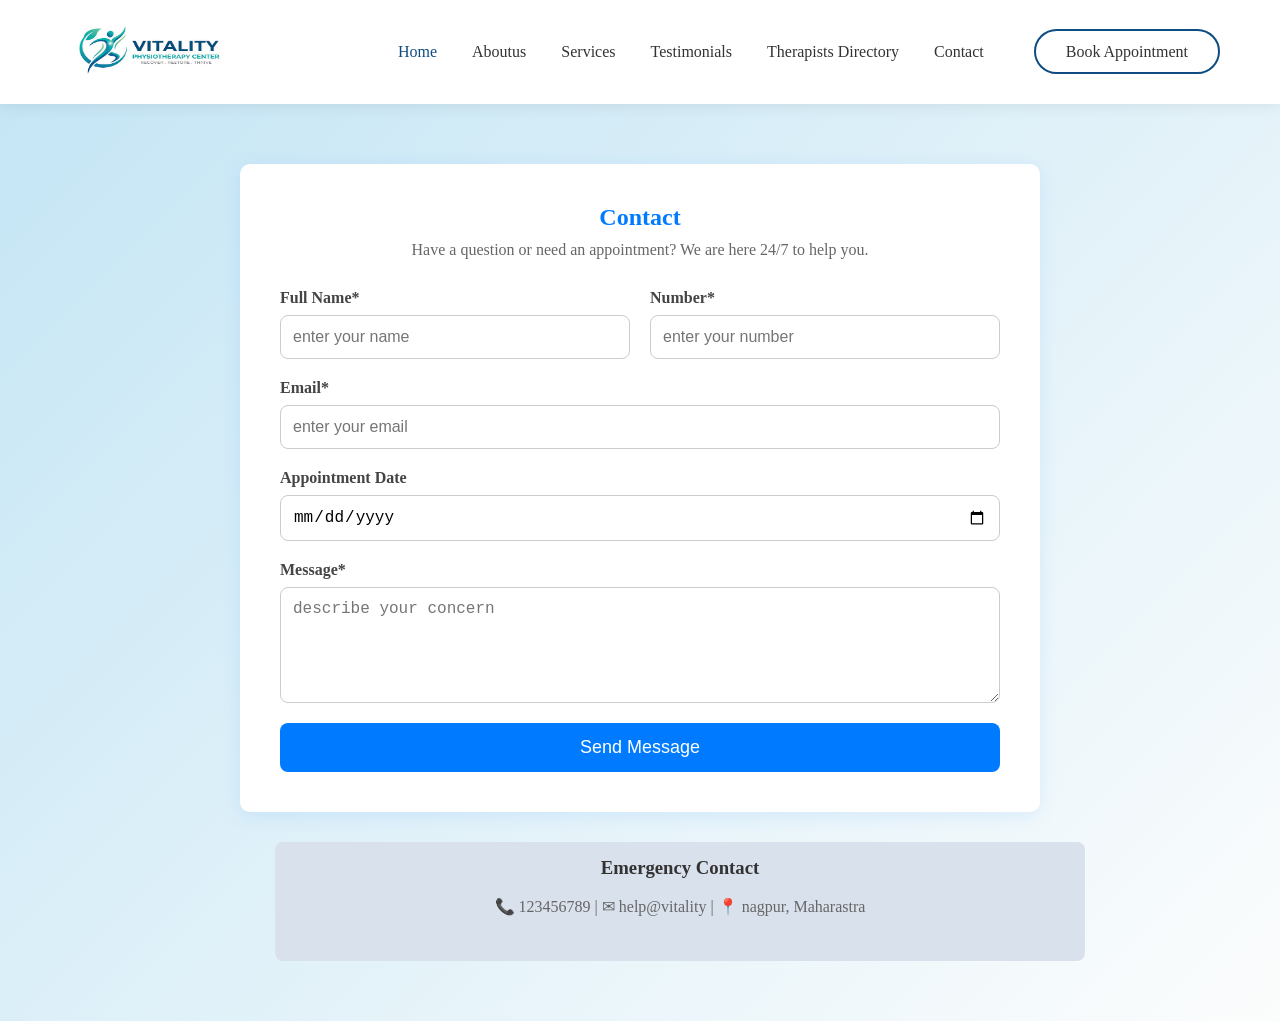
<file: contact.html>
<!DOCTYPE html>
<html>
    <head>
        <meta name="viewport" content="width=device-width, initial-scale=1.0">
        <title>Contact</title>
        <style>
            * {
                margin: 0;
                padding: 0;
                box-sizing: border-box;
            }

            body {
                background:linear-gradient(135deg, rgba(154, 211, 238, 0.6),rgba(248, 250, 250, 0.5));
                color:#333;
            }

            
        .header{
    width:100%;
    background:#fff;
    position:sticky;
    top:0;
    z-index:999;
    box-shadow:0 2px 15px rgba(0,0,0,.08);
}

.navbar{
    max-width:1200px;
    margin:auto;
    padding:10px 20px;
    text-decoration: none;
    display:flex;
    justify-content:space-between;
    align-items:center;
    position:relative;
}


.logo img{
    height: 80px;
    width: 180px;
}

.nav-links{
    display:flex;
    gap:35px;
    text-decoration: none;
    list-style : none;
}

.nav-links a{
    color:#333;
    style:none;
    align-items: center; 
    font-weight:500;
    transition:.3s;
    text-decoration: none;
}

.nav-links a:hover,
.nav-links .active{
    color:#0f4c81;
}

.nav-btn{
    display:flex;
    align-content: center;

}
.btn-outline1{
    display:inline;
    border:2px solid #0f4c81;
    color:#0f4c81;
    padding:12px 30px;
    border-radius:30px;
    transition:.3s;
    margin-left:15px;
}

.btn-outline1:hover{

    color:black;
}

        .hamburger {
            display: none;
            cursor: pointer;
            width: 32px;
            height: 24px;
            flex-direction: column;
            justify-content: space-between;
            align-items: center;
            padding: 4px;
            background: none;
            border: none;
            z-index: 1001;
        }

        .hamburger span {
            display: block;
            width: 100%;
            height: 3px;
            background-color: navy;
            border-radius: 3px;
            transition: transform 0.3s ease, opacity 0.3s ease;
        }

        .hamburger.active span:nth-child(1) {
            transform: translateY(8px) rotate(45deg);
        }

        .hamburger.active span:nth-child(2) {
            opacity: 0;
        }

        .hamburger.active span:nth-child(3) {
            transform: translateY(-8px) rotate(-45deg);
        }

            .contact-section {
                padding: 60px 20px;
            }

            .container {
                max-width: 800px;
                margin: auto;
                background-color: #fff;
                padding: 40px;
                border-radius: 10px;
                box-shadow: 0 4px 20px rgba(0, 123, 255, 0.1);
            }

            h1 {
                color: #007bff;
                text-align: center;
                margin-bottom: 10px;
            }

            p {
                text-align: center;
                margin-bottom: 30px;
                color:#666;
            }

            .form-row {
                display: flex;
                gap:  20px;

            }

            .form-group {
                flex: 1;
                margin-bottom: 20px;
                display: flex;
                flex-direction: column;
            }

            label {
                font-weight: 600;
                margin-bottom: 8px ;
                color: #444;
            }

            input,
            select,
            textarea {
                padding: 12px;
                border: 1px solid #ccc;
                border-radius: 8px;
                font-size: 16px;
                outline: none;
                transition: 0.3s;
            }

            input:focus,
            select:focus,
            textarea:focus {
                border-color: #007bff;
            }

            .btn-submit {
                width:100%;
                padding: 14px;
                background-color: #007bff;
                color: #fff;
                border: none;
                border-radius: 8px;
                font-size: 18px;
                cursor: pointer;
                transition: 0.3s;
            }

            .btn-submit:hover {
                background-color: #0056b3;
            }

            .hospital-info {
                margin-top: 30px;;
                text-align: center;
                background-color: #d9e1ec;
                padding: 15px;
                border-radius: 8px;
                width: 810px;
                margin-left: 255px;
            }

            

            @media(max-width: 768px) {
                .navbar {
                    padding: 15px 20px;
                    flex-wrap: wrap;
                }

                .logo img {
                    height: 60px;
                    width: 140px;
                }

                .nav-links {
                    position: absolute;
                    top: 100%;
                    left: 0;
                    right: 0;
                    flex-direction: column;
                    gap: 0;
                    background-color: white;
                    padding: 10px 20px 16px;
                    display: none;
                    box-shadow: 0 8px 20px rgba(0, 0, 0, 0.08);
                    z-index: 1000;
                }

                .nav-links.open {
                    display: flex;
                }

                .nav-links li {
                    width: 100%;
                }

                .nav-links a {
                    display: block;
                    width: 100%;
                    padding: 12px 0;
                    border-bottom: 1px solid #f0f0f0;
                }

                .btn-outline1 {
                    display: inline-block;
                    margin: 10px 0 0;
                    text-align: center;
                }

                .hamburger {
                    display: flex;
                    position: absolute;
                    right: 20px;
                    top: 50%;
                    transform: translateY(-50%);
                }

                .contact-section {
                    padding: 60px 20px;
                }

                .container {
                    padding: 30px 20px;
                    
                }

                .form-row {
                    flex-direction: column;
                    gap: 0;
                }

                .hospital-info {
                    width: 100%;
                    margin-left: 0;
                }
            }
        </style>
    </head>
    <body>

       <header class="header">

        <nav class="navbar">

            <!-- Logo -->
            <div class="logo">
                <img src="vitality.png" class="img">
            </div>

            <button class="hamburger" type="button" aria-label="Toggle navigation" aria-expanded="false">
                <span></span>
                <span></span>
                <span></span>
            </button>

            <!-- Navigation -->
            <ul class="nav-links" id="navLinks">
                <li><a href="index.html" class="active">Home</a></li>
                <li><a href="about.html">Aboutus</a></li>
                <li><a href="service.html">Services</a></li>
                <li><a href="testimonials.html">Testimonials</a></li>
                <li><a href="doctors.html">Therapists Directory</a></li>
                <li><a href="contact.html">Contact</a></li>
                <li>
                    <a href="appointment.html" class="btn-outline1">
                        Book Appointment
                    </a>
                </li>
            </ul>
        </nav>

    </header>


        <section class="contact-section">
            <div class="container">
                <h1>Contact</h1>
                <p>Have a question or need an appointment? We are here 24/7 to help you.</p>

                <form id="contactForm" class="contact-form">
                    <div class="form-row">
                        <div class="form-group">
                            <label for="name">Full Name*</label>
                            <input type="text" id="name" name="name" placeholder="enter your name" required>
                        </div>

                        <div class="form-group">
                            <label for="phone">Number*</label>
                            <input type="number" id="phone" name="phone" placeholder="enter your number" required>
                        </div>
                    </div>

                    <div class="form-group">
                        <label for="email">Email*</label>
                        <input type="email" id="email" name="email" placeholder="enter your email" required>
                    </div>

    

                        <div class="form-group">
                            <label for="appointment">Appointment Date</label>
                            <input type="date" id="appointment" name="appointment">
                        </div>
                    

                    <div class="form-group">
                        <label for="message">Message*</label>
                        <textarea id="message" name="message" rows="5" placeholder="describe your concern" required></textarea>
                    </div>

                    <button type="submit" class="btn-submit">Send Message</button>
                    
                </form>
            </div>

                <div class="hospital-info">
                    <h3>Emergency Contact</h3><br>
                    <p>&#128222;   123456789  |  &#9993;   help@vitality   | &#128205;   nagpur, Maharastra</p>
                </div>
            </div>
        </section>
        
        <script>
            document.getElementById('contactForm').addEventListener('submit', function(e) {
                e.preventDefault();

                const name = document.getElementById('name').value;
                alert('Thank you ' + name + '! Your message has been sent. Our team will contact you soon.');

                this.reset();
            });

            const hamburger = document.querySelector('.hamburger');
            const navMenu = document.querySelector('.nav-links');

            if (hamburger && navMenu) {
                hamburger.addEventListener('click', function() {
                    const expanded = this.getAttribute('aria-expanded') === 'true';
                    this.setAttribute('aria-expanded', String(!expanded));
                    navMenu.classList.toggle('open');
                    this.classList.toggle('active');
                });

                document.querySelectorAll('.nav-links a').forEach(function(link) {
                    link.addEventListener('click', function() {
                        if (navMenu.classList.contains('open')) {
                            navMenu.classList.remove('open');
                            hamburger.classList.remove('active');
                            hamburger.setAttribute('aria-expanded', 'false');
                        }
                    });
                });
            }
        </script>

    </body>
</html>
</file>
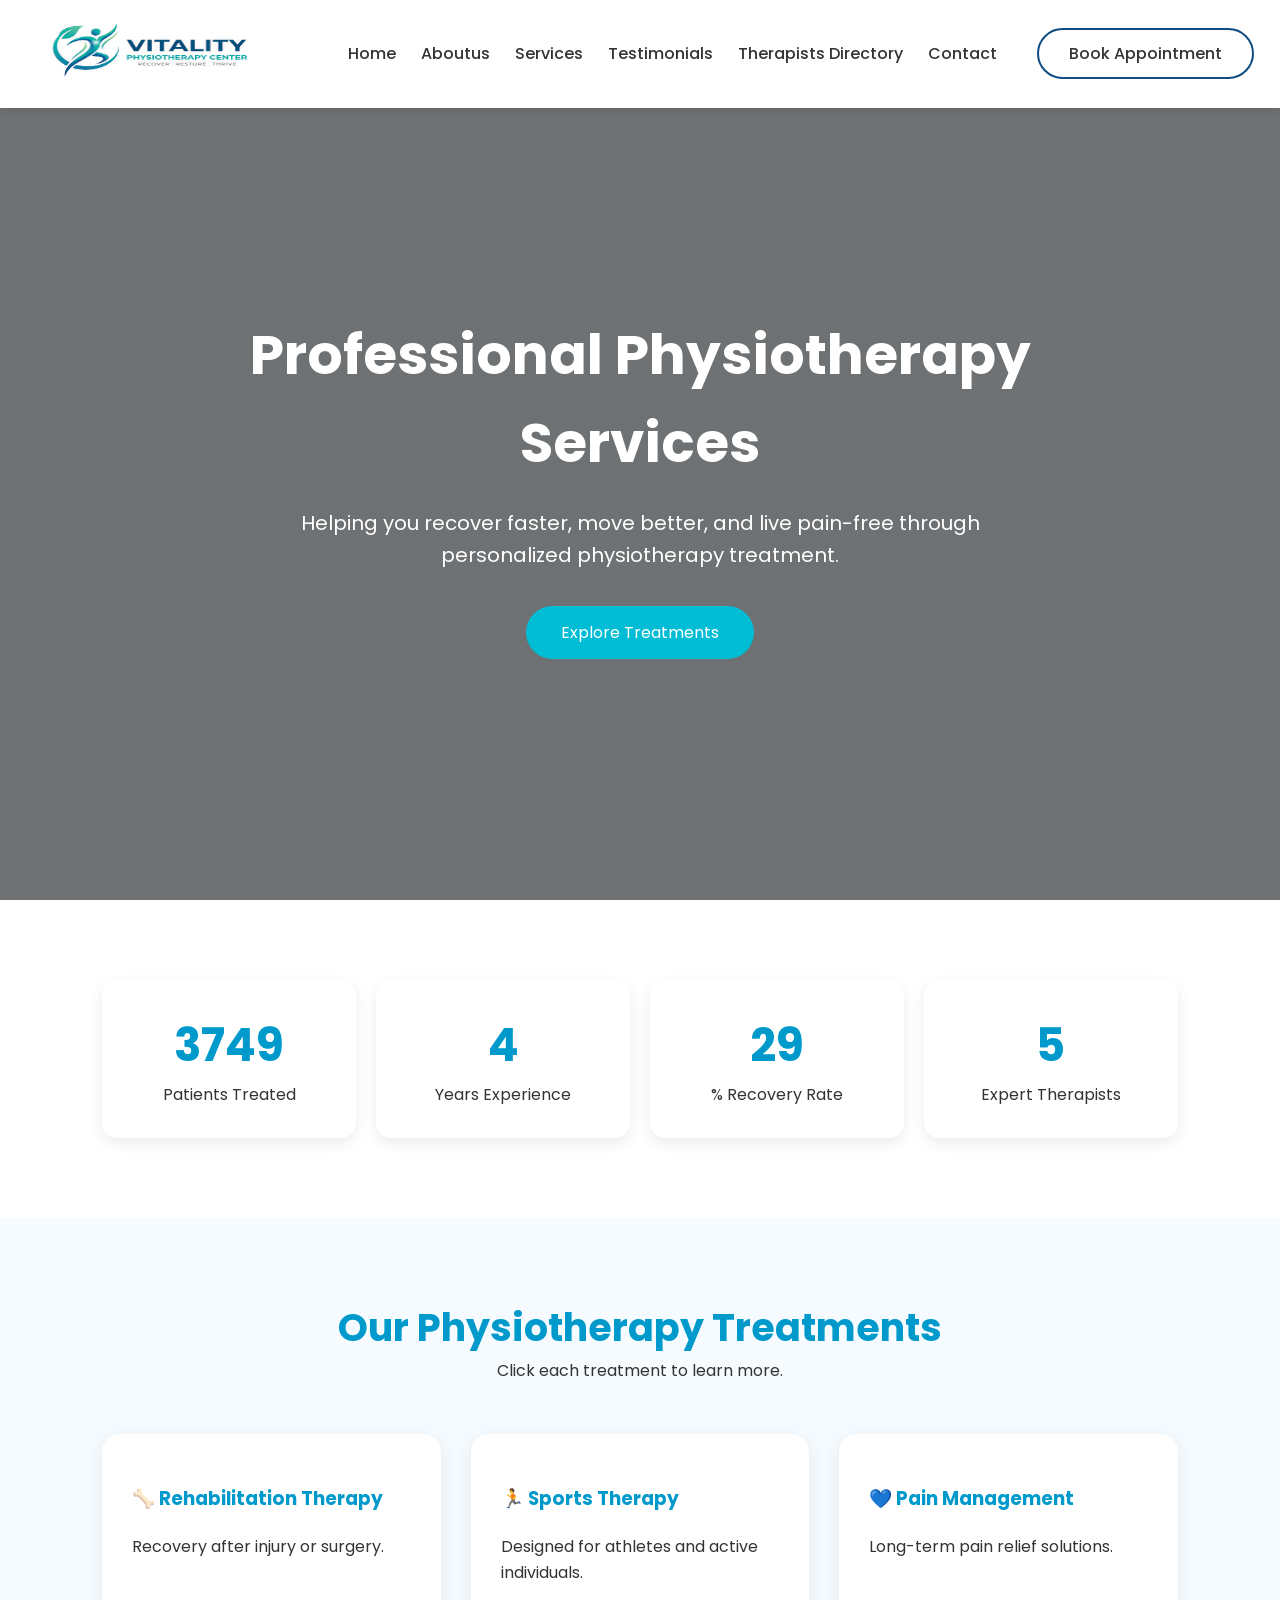
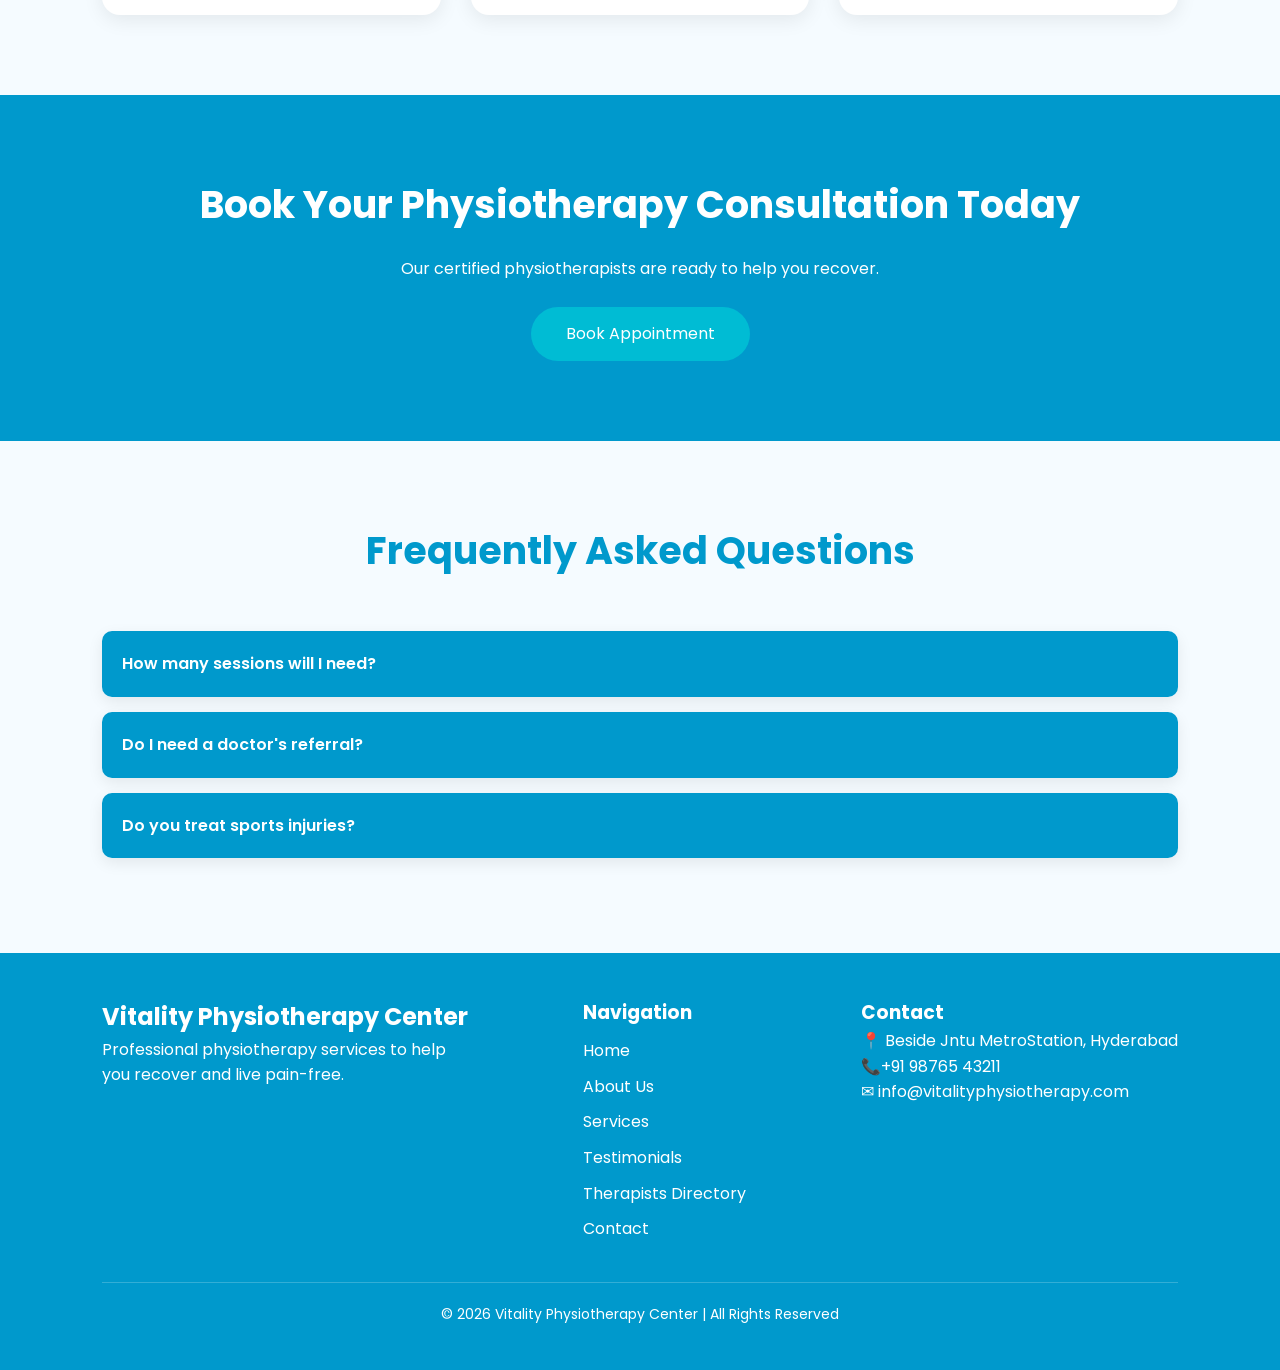
<file: service.html>
<!DOCTYPE html>
<html lang="en">
<head>
    <meta charset="UTF-8">
    <meta name="viewport" content="width=device-width, initial-scale=1.0">
    <title>VITALITY | Services</title>

    <link rel="preconnect" href="https://fonts.googleapis.com">
    <link href="https://fonts.googleapis.com/css2?family=Poppins:wght@300;400;500;600;700&display=swap" rel="stylesheet">
    <link href="sercss.css" rel="stylesheet">
    <link rel="icon" type="image/png" href="serminilogo.png">


</head>

<body>

    <header>

        <nav class="navbar">

            <div class="logo">
                <a href="index.html"><img src="serlogo.png" alt="logo"></a>
            </div>

            <ul class="nav-links">

                <li><a href="index.html">Home</a></li>
                <li><a href="about.html">Aboutus</a></li>
                <li><a href="service.html" class="active">Services</a></li>
                <li><a href="testimonials.html">Testimonials</a></li>
                <li><a href="doctors.html">Therapists Directory</a></li>
                <li><a href="contact.html">Contact</a></li>
                <li><a href="appointment.html" class="btn1">Book Appointment</a></li>

            </ul>

            <div class="menu-btn">&#9776;</div>

        </nav>

    </header>

    <section class="hero">

        <div class="hero-content">

            <h1>Professional Physiotherapy Services</h1>

            <p>Helping you recover faster, move better, and live pain-free through personalized physiotherapy treatment.
            </p>

            <a href="#services" class="btn">Explore Treatments</a>

        </div>

    </section>

    <section class="stats">

        <div class="stat">
            <h2 class="counter" data-target="12500">0</h2>
            <p>Patients Treated</p>
        </div>

        <div class="stat">
            <h2 class="counter" data-target="16">0</h2>
            <p>Years Experience</p>
        </div>

        <div class="stat">
            <h2 class="counter" data-target="99">0</h2>
            <p>% Recovery Rate</p>
        </div>

        <div class="stat">
            <h2 class="counter" data-target="18">0</h2>
            <p>Expert Therapists</p>
        </div>

    </section>

    <section class="services" id="services">

        <div class="section-title">
            <h2>Our Physiotherapy Treatments</h2>
            <p>Click each treatment to learn more.</p>
        </div>

        <div class="cards">

            <div class="card">

                <h3>🦴 Rehabilitation Therapy</h3>

                <p>Recovery after injury or surgery.</p>

                <div class="details">

                    <ul>

                        <li>Post Surgery Recovery</li>

                        <li>Stroke Rehabilitation</li>

                        <li>Fracture Rehabilitation</li>

                        <li>Neurological Rehabilitation</li>

                        <li>Joint Mobility Exercises</li>

                    </ul>

                </div>

            </div>

            <div class="card">

                <h3>🏃 Sports Therapy</h3>

                <p>Designed for athletes and active individuals.</p>

                <div class="details">

                    <ul>

                        <li>Sports Injury Treatment</li>

                        <li>Muscle Strengthening</li>

                        <li>Performance Enhancement</li>

                        <li>Running Injury Recovery</li>

                        <li>Injury Prevention Programs</li>

                    </ul>

                </div>

            </div>

            <div class="card">

                <h3>💙 Pain Management</h3>

                <p>Long-term pain relief solutions.</p>

                <div class="details">

                    <ul>

                        <li>Back Pain</li>

                        <li>Neck Pain</li>

                        <li>Shoulder Pain</li>

                        <li>Arthritis Therapy</li>

                        <li>Manual Therapy</li>

                    </ul>

                </div>

            </div>

        </div>

    </section>

    <section class="cta">

        <h2>Book Your Physiotherapy Consultation Today</h2>

        <p>Our certified physiotherapists are ready to help you recover.</p>

        <br>

        <a href="appointment.html" class="btn">Book Appointment</a>

    </section>

    <section class="faq" id="faq">

        <div class="section-title">

            <h2>Frequently Asked Questions</h2>

        </div>

        <div class="accordion">

            <div class="acc-header">
                How many sessions will I need?
            </div>

            <div class="acc-body">
                Treatment duration depends on your condition and recovery goals.
            </div>

        </div>

        <div class="accordion">

            <div class="acc-header">
                Do I need a doctor's referral?
            </div>

            <div class="acc-body">
                Most patients can directly book a physiotherapy consultation.
            </div>

        </div>

        <div class="accordion">

            <div class="acc-header">
                Do you treat sports injuries?
            </div>

            <div class="acc-body">
                Yes, we specialize in sports rehabilitation and injury prevention.
            </div>

        </div>

    </section>

      <footer>

        <div class="footer-container">

            <div>
                <h2>Vitality Physiotherapy Center</h2>
                <p>
                   Professional physiotherapy services to help
                    <br>you recover and live pain-free.
                </p>
            </div>

            <div class="footer-links">
                <h3>Navigation</h3>
                <ul>
                    <li><a href="index.html">Home</a></li>
                    <li><a href="about.html">About Us</a></li>
                    <li><a href="service.html">Services</a></li>
                    <li><a href="testimonials.html">Testimonials</a></li>
                    <li><a href="doctors.html">Therapists Directory</a></li>
                    <li><a href="contact.html">Contact</a></li>
                </ul>
            </div>

            <div>
                <h3>Contact</h3>
                <p>📍 Beside Jntu MetroStation, Hyderabad</p>
                <p>📞+91 98765 43211</p>
                <p>✉ info@vitalityphysiotherapy.com</p>
            </div>

        </div>

        <div class="footer-bottom">
        <p>© 2026 Vitality Physiotherapy Center | All Rights Reserved</p>
        </div>

    </footer>

    <script>

        // Hamburger

        const menu = document.querySelector(".menu-btn");
        const nav = document.querySelector(".nav-links");

        menu.onclick = () => {
            nav.classList.toggle("active");
            menu.innerHTML = nav.classList.contains("active") ? "✖" : "☰";
        }

        // Cards

        document.querySelectorAll(".card").forEach(card => {

            card.onclick = () => {

                card.classList.toggle("active");

            }

        });

        // FAQ

        document.querySelectorAll(".accordion").forEach(acc => {

            acc.onclick = () => {

                acc.classList.toggle("active");

            }

        });

        // Counter

        const counters = document.querySelectorAll(".counter");

        const observer = new IntersectionObserver(entries => {

            entries.forEach(entry => {

                if (entry.isIntersecting) {

                    const counter = entry.target;

                    const target = +counter.dataset.target;

                    let count = 0;

                    const speed = target / 120;

                    const update = () => {

                        count += speed;

                        if (count < target) {

                            counter.innerText = Math.floor(count);

                            requestAnimationFrame(update);

                        } else {

                            counter.innerText = target;

                        }

                    }

                    update();

                    observer.unobserve(counter);

                }

            });

        });

        counters.forEach(c => observer.observe(c));

    </script>

</body>

</html>
</file>
<file: sercss.css>
* {
    margin: 0;
    padding: 0;
    box-sizing: border-box;
    font-family: 'Poppins', sans-serif;
    scroll-behavior: smooth;
}

body {
    background: #f5fbff;
    color: #333;
    line-height: 1.6;
}

/* HEADER */

header {
    position: fixed;
    top: 0;
    left: 0;
    width: 100%;
    background: #fff;
    box-shadow: 0 2px 10px rgba(0, 0, 0, .1);
    z-index: 1000;
}

.navbar {
    display: flex;
    justify-content: space-between;
    align-items: center;
    padding: 5px 2%;
}

.logo img {
    height: 90px;
    width: 250px;
}

.nav-links {
    display: flex;
    list-style: none;
}

.nav-links li {
    margin-left: 25px;
}

.nav-links a {
    display: inline;
    text-decoration: none;
    color: #333;
    font-weight: 500;
    transition: .3s;
}

.nav-links a:hover {
    color: #0099cc;
}

.btn1 {
    display: inline;
    border: 2px solid #0f4c81;
    color: #0f4c81;
    padding: 12px 30px;
    border-radius: 30px;
    transition: .3s;
    margin-left: 15px;
}

.btn1 {
    color: black;
}


.menu-btn {
    display: none;
    font-size: 30px;
    cursor: pointer;
}

/* HERO */

.hero {
    height: 100vh;
    display: flex;
    align-items: center;
    justify-content: center;
    background: linear-gradient(rgba(0, 0, 0, .55), rgba(0, 0, 0, .55)),
        url("https://images.unsplash.com/photo-1576091160550-2173dba999ef?auto=format&fit=crop&w=1600&q=80");
    background-size: cover;
    background-position: center;
    text-align: center;
    padding: 20px;
}

.hero-content {
    color: #fff;
    max-width: 800px;
}

.hero h1 {
    font-size: 55px;
    margin-top: 70px;
    margin-bottom: 20px;
}

.hero p {
    font-size: 20px;
    margin-bottom: 35px;
}

.btn {
    display: inline-block;
    padding: 14px 35px;
    background: #00bcd4;
    color: #fff;
    text-decoration: none;
    border-radius: 30px;
    transition: .3s;
}

.btn:hover {
    background: #008fb3;
    transform: translateY(-3px);
}

/* STATS */

.stats {
    display: grid;
    grid-template-columns: repeat(auto-fit, minmax(200px, 1fr));
    gap: 20px;
    padding: 80px 8%;
    background: #fff;
    text-align: center;
}

.stat {
    padding: 30px;
    box-shadow: 0 5px 15px rgba(0, 0, 0, .08);
    border-radius: 15px;
}

.stat h2 {
    font-size: 45px;
    color: #0099cc;
}

/* SERVICES */

.services {
    padding: 80px 8%;
}

.section-title {
    text-align: center;
    margin-bottom: 50px;
}

.section-title h2 {
    font-size: 38px;
    color: #0099cc;
}

.cards {
    display: grid;
    grid-template-columns: repeat(auto-fit, minmax(300px, 1fr));
    gap: 30px;
}

.card {
    background: #fff;
    padding: 30px;
    border-radius: 18px;
    box-shadow: 0 5px 20px rgba(0, 0, 0, .08);
    cursor: pointer;
    transition: .4s;
}

.card:hover {
    transform: translateY(-10px);
}

.card h3 {
    margin: 20px 0;
    color: #0099cc;
}

.details {
    display: none;
    margin-top: 15px;
}

.card.active .details {
    display: block;
}

/* CTA */

.cta {
    padding: 80px 8%;
    background: #0099cc;
    color: #fff;
    text-align: center;
}

.cta h2 {
    font-size: 38px;
    margin-bottom: 20px;
}

/* FAQ */

.faq {
    padding: 80px 8%;
}

.accordion {
    background: #fff;
    margin-bottom: 15px;
    border-radius: 10px;
    overflow: hidden;
    box-shadow: 0 5px 15px rgba(0, 0, 0, .08);
}

.acc-header {
    padding: 20px;
    font-weight: 600;
    cursor: pointer;
    background: #0099cc;
    color: #fff;
}

.acc-body {
    display: none;
    padding: 20px;
}

.accordion.active .acc-body {
    display: block;
}

/* FOOTER */

footer {
    background: #0099cc;
    color: white;
    padding: 45px 8%;
}

.footer-container {
    display: flex;
    justify-content: space-between;
    flex-wrap: wrap;
    gap: 40px;
}

.footer-links ul {
    list-style: none;
}

.footer-links li {
    margin: 10px 0;
}

.footer-links a {
    color: white;
    text-decoration: none;
}

.footer-links a:hover {
    text-decoration: underline;
}

.footer-bottom {
    margin-top: 30px;
    padding-top: 20px;
    border-top: 1px solid rgba(255, 255, 255, .2);
    text-align: center;
    font-size: 14px;
}

/* MOBILE */

@media(max-width:768px) {

    .menu-btn {
        display: block;
    }

    .nav-links {
        position: absolute;
        top: 80px;
        left: -100%;
        background: #fff;
        width: 100%;
        flex-direction: column;
        text-align: center;
        transition: .4s;
    }

    .nav-links.active {
        left: 0;
    }

    .nav-links li {
        margin: 15px 0;
    }

    .hero h1 {
        font-size: 38px;
    }

    .hero p {
        font-size: 17px;
    }

    .footer-container {
        flex-direction: column;
    }

}
</file>
